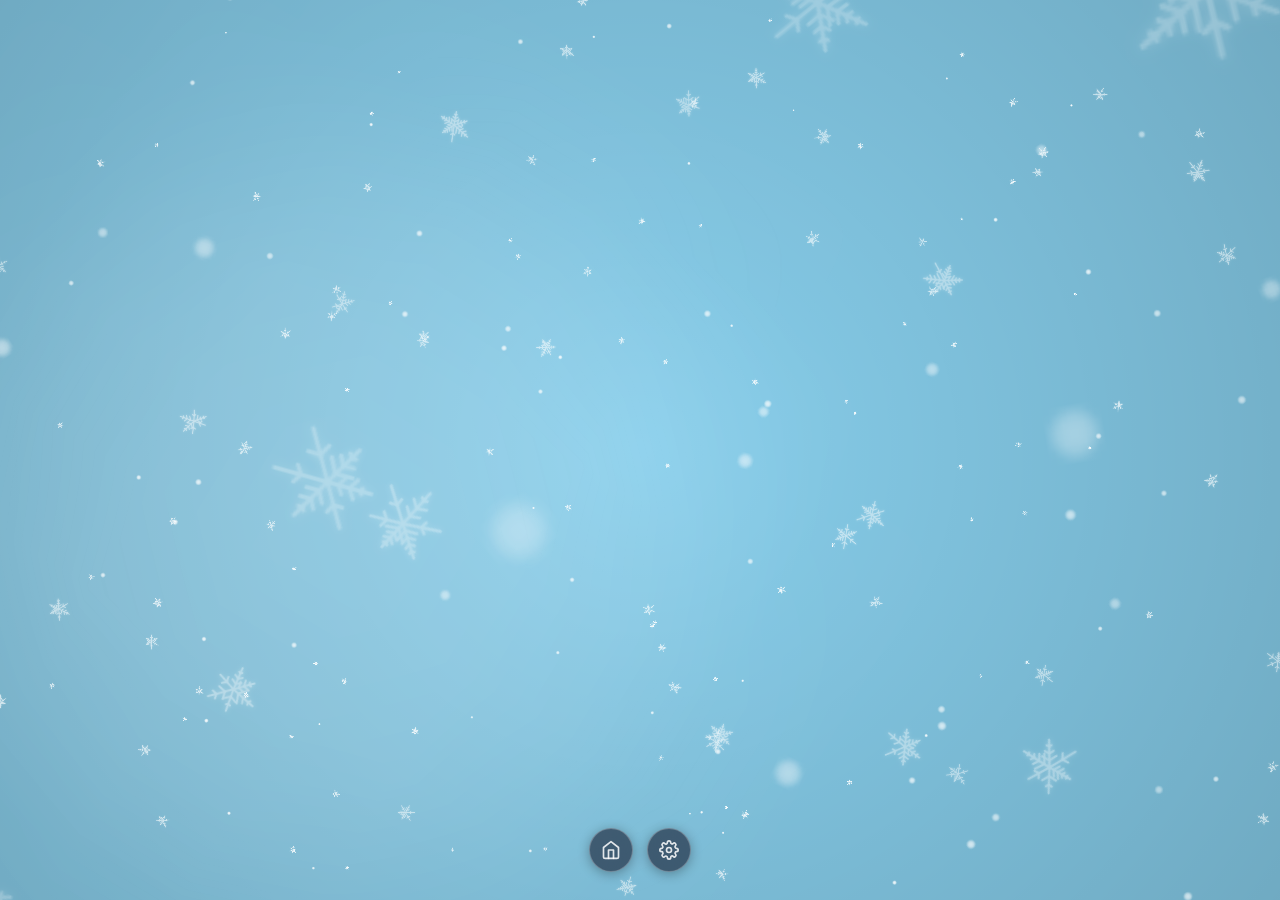
<file: Snow/index.html>
<!DOCTYPE html>
<html lang="zh-CN">

<head>
    <meta charset="UTF-8">
    <meta name="viewport" content="width=device-width, initial-scale=1.0, maximum-scale=1.0, user-scalable=no">
    <title>3D 漫天飞雪</title>
    <link rel="icon" href="/favicon.svg" type="image/svg+xml">
    <style>
        * {
            margin: 0;
            padding: 0;
            box-sizing: border-box;
        }

        body {
            overflow: hidden;
            background-color: #000;
            font-family: 'Microsoft YaHei', sans-serif;
            user-select: none;
            -webkit-user-select: none;
        }

        canvas {
            display: block;
            touch-action: none;
            position: fixed;
            top: 0; left: 0;
        }

        /* ── 底部按钮栏 ── */
        #bottom-bar {
            position: fixed;
            bottom: 28px;
            left: 50%;
            transform: translateX(-50%);
            display: flex;
            gap: 14px;
            z-index: 200;
            align-items: center;
            transition: opacity 0.5s ease, transform 0.5s ease;
        }

        #bottom-bar.hidden {
            opacity: 0;
            transform: translateX(-50%) translateY(16px);
            pointer-events: none;
        }

        /* 统一圆形按钮（返回 & 设置） */
        .icon-btn {
            width: 44px;
            height: 44px;
            border-radius: 50%;
            border: 1px solid rgba(255, 255, 255, 0.25);
            background: rgba(10, 10, 30, 0.55);
            backdrop-filter: blur(12px);
            -webkit-backdrop-filter: blur(12px);
            color: rgba(255, 255, 255, 0.85);
            display: flex;
            align-items: center;
            justify-content: center;
            cursor: pointer;
            transition: all 0.3s ease;
            text-decoration: none;
            flex-shrink: 0;
            box-shadow: 0 2px 12px rgba(0, 0, 0, 0.3);
        }

        .icon-btn:hover,
        .icon-btn:active {
            background: rgba(30, 30, 60, 0.75);
            border-color: rgba(255, 255, 255, 0.5);
            transform: translateY(-3px);
            box-shadow: 0 6px 20px rgba(0, 0, 0, 0.4);
        }

        .icon-btn svg {
            width: 20px;
            height: 20px;
            stroke: currentColor;
            fill: none;
            stroke-width: 2;
            stroke-linecap: round;
            stroke-linejoin: round;
        }

        /* ── 设置面板 ── */
        #ui-panel {
            position: fixed;
            bottom: 90px;
            left: 50%;
            transform: translateX(-50%) scale(1);
            transform-origin: bottom center;
            width: 300px;
            max-width: calc(100vw - 32px);
            background: rgba(10, 10, 30, 0.82);
            backdrop-filter: blur(20px);
            -webkit-backdrop-filter: blur(20px);
            color: rgba(255, 255, 255, 0.9);
            padding: 18px 20px 16px;
            border-radius: 16px;
            border: 1px solid rgba(255, 255, 255, 0.12);
            box-shadow: 0 8px 40px rgba(0, 0, 0, 0.5);
            transition: opacity 0.25s ease, transform 0.25s ease;
            z-index: 150;
        }

        #ui-panel.collapsed {
            opacity: 0;
            transform: translateX(-50%) scale(0.92) translateY(12px);
            pointer-events: none;
        }

        #ui-panel h1 {
            margin: 0 0 14px 0;
            font-size: 14px;
            color: rgba(180, 200, 255, 0.9);
            text-align: center;
            border-bottom: 1px solid rgba(255, 255, 255, 0.1);
            padding-bottom: 10px;
            letter-spacing: 0.05em;
        }

        .control-group {
            margin-bottom: 10px;
        }

        label {
            display: flex;
            justify-content: space-between;
            margin-bottom: 5px;
            font-size: 12px;
            color: rgba(255, 255, 255, 0.6);
        }

        input[type="range"] {
            width: 100%;
            cursor: pointer;
            accent-color: #7b9cff;
        }

        input[type="color"] {
            width: 100%;
            height: 28px;
            border: none;
            border-radius: 6px;
            cursor: pointer;
            background: none;
        }

        input[type="checkbox"] {
            cursor: pointer;
            accent-color: #7b9cff;
        }

        hr.panel-divider {
            border: 0;
            border-top: 1px solid rgba(255, 255, 255, 0.1);
            margin: 10px 0;
        }

        .instructions {
            font-size: 11px;
            color: rgba(255, 255, 255, 0.35);
            margin-top: 10px;
            border-top: 1px solid rgba(255, 255, 255, 0.08);
            padding-top: 8px;
        }

        .instructions ul {
            padding-left: 16px;
            margin: 0;
        }

        .instructions li {
            margin-bottom: 3px;
        }
    </style>
</head>

<body>
    <canvas id="snowCanvas"></canvas>

    <!-- 设置面板（默认收起） -->
    <div id="ui-panel" class="collapsed">
        <h1>❄️ 3D 雪景控制台</h1>

        <div class="control-group">
            <label>背景颜色</label>
            <input type="color" id="bgColor" value="#87CEEB">
        </div>
        <div class="control-group">
            <label>背景深浅</label>
            <input type="range" id="bgDarkness" min="0" max="1" step="0.05" value="0.2">
        </div>

        <hr class="panel-divider">

        <div class="control-group">
            <label>雪花密度 <span id="val-density">600</span></label>
            <input type="range" id="density" min="100" max="4000" step="50" value="600">
        </div>
        <div class="control-group">
            <label>下落速度 <span id="val-speed">1.0</span></label>
            <input type="range" id="speed" min="0.1" max="10" step="0.1" value="1">
        </div>
        <div class="control-group">
            <label>雪花大小 <span id="val-size">1.0</span></label>
            <input type="range" id="size" min="0.1" max="5" step="0.1" value="1">
        </div>
        <div class="control-group">
            <label>风力 <span id="val-wind">0.5</span></label>
            <input type="range" id="wind" min="-10" max="10" step="0.1" value="0.5">
        </div>
        <div class="control-group">
            <label style="align-items: center;">
                <span>风向随机性</span>
                <input type="checkbox" id="windChaos" style="width: auto; margin: 0;">
            </label>
        </div>

        <div class="instructions">
            <ul>
                <li>🖱️ 任意拖拽旋转视角</li>
                <li>📱 全屏触摸自由旋转</li>
                <li>❄️ 晶体 + 颗粒混合雪花</li>
            </ul>
        </div>
    </div>

    <!-- 底部按钮栏 -->
    <div id="bottom-bar">
        <!-- 返回主页 -->
        <a href="../index.html" class="icon-btn" title="返回主页">
            <svg viewBox="0 0 24 24">
                <path d="M3 9l9-7 9 7v11a2 2 0 0 1-2 2H5a2 2 0 0 1-2-2z" />
                <polyline points="9 22 9 12 15 12 15 22" />
            </svg>
        </a>
        <!-- 设置 -->
        <button id="toggle-btn" class="icon-btn" title="设置">
            <svg viewBox="0 0 24 24">
                <circle cx="12" cy="12" r="3" />
                <path d="M19.4 15a1.65 1.65 0 0 0 .33 1.82l.06.06a2 2 0 0 1-2.83 2.83l-.06-.06a1.65 1.65 0 0 0-1.82-.33 1.65 1.65 0 0 0-1 1.51V21a2 2 0 0 1-4 0v-.09A1.65 1.65 0 0 0 9 19.4a1.65 1.65 0 0 0-1.82.33l-.06.06a2 2 0 0 1-2.83-2.83l.06-.06A1.65 1.65 0 0 0 4.68 15a1.65 1.65 0 0 0-1.51-1H3a2 2 0 0 1 0-4h.09A1.65 1.65 0 0 0 4.6 9a1.65 1.65 0 0 0-.33-1.82l-.06-.06a2 2 0 0 1 2.83-2.83l.06.06A1.65 1.65 0 0 0 9 4.68a1.65 1.65 0 0 0 1-1.51V3a2 2 0 0 1 4 0v.09a1.65 1.65 0 0 0 1 1.51 1.65 1.65 0 0 0 1.82-.33l.06-.06a2 2 0 0 1 2.83 2.83l-.06.06A1.65 1.65 0 0 0 19.4 9a1.65 1.65 0 0 0 1.51 1H21a2 2 0 0 1 0 4h-.09a1.65 1.65 0 0 0-1.51 1z" />
            </svg>
        </button>
    </div>

    <script>
        const canvas = document.getElementById('snowCanvas');
        const ctx = canvas.getContext('2d');
        const isMobile = /Android|webOS|iPhone|iPad|iPod/i.test(navigator.userAgent);

        const CONFIG = {
            particleCount: isMobile ? 300 : 600,
            baseSpeed: 1,
            baseSize: 1,
            baseWind: 0.5,
            windChaos: false,
            fov: 800,
            bgColor: '#87CEEB',
            bgDarkness: 0.2
        };

        let width, height, particles = [], textures = [];
        let angleX = 0, angleY = 0, isDragging = false, lastX = 0, lastY = 0;

        // ── 设置面板开关 ──
        const panel = document.getElementById('ui-panel');
        const toggleBtn = document.getElementById('toggle-btn');
        const bottomBar = document.getElementById('bottom-bar');

        // 自动隐藏底部按钮栏
        let hideTimer = null;
        function showBar() {
            bottomBar.classList.remove('hidden');
            clearTimeout(hideTimer);
            hideTimer = setTimeout(() => {
                // 面板展开时不隐藏
                if (panel.classList.contains('collapsed')) {
                    bottomBar.classList.add('hidden');
                }
            }, 3000);
        }
        // 初始显示 3 秒后隐藏
        showBar();

        // 鼠标移动 / 触摸 → 显示按钮栏
        document.addEventListener('mousemove', showBar);
        document.addEventListener('touchstart', showBar, { passive: true });

        toggleBtn.addEventListener('click', (e) => {
            e.stopPropagation();
            panel.classList.toggle('collapsed');
            // 面板展开时保持按钮栏可见
            if (!panel.classList.contains('collapsed')) {
                clearTimeout(hideTimer);
                bottomBar.classList.remove('hidden');
            } else {
                showBar();
            }
        });

        // 点击面板外任意区域收起面板（移动端友好）
        document.addEventListener('click', (e) => {
            if (!panel.classList.contains('collapsed') &&
                !panel.contains(e.target) &&
                e.target !== toggleBtn) {
                panel.classList.add('collapsed');
            }
        });

        // 面板内点击不冒泡
        panel.addEventListener('click', (e) => e.stopPropagation());

        // ── 雪花纹理生成 ──
        function createSnowflakeTexture() {
            const size = 64, c = document.createElement('canvas');
            c.width = c.height = size;
            const tCtx = c.getContext('2d'), center = size / 2;
            tCtx.strokeStyle = 'rgba(255, 255, 255, 0.95)';
            tCtx.lineWidth = 2;
            tCtx.lineCap = 'round';
            tCtx.shadowBlur = 4;
            tCtx.shadowColor = 'rgba(255, 255, 255, 0.6)';
            tCtx.translate(center, center);

            const branches = 6, radius = size / 2 - 4, irregularity = Math.random();
            for (let i = 0; i < branches; i++) {
                tCtx.save();
                tCtx.rotate((Math.PI * 2 / branches) * i + (Math.random() - 0.5) * irregularity * 0.5);
                const branchLen = radius * (0.7 + Math.random() * 0.3);
                tCtx.beginPath();
                tCtx.moveTo(0, 0);
                tCtx.lineTo(0, -branchLen);
                tCtx.stroke();
                const subBranches = Math.floor(Math.random() * 4) + 1;
                for (let j = 0; j < subBranches; j++) {
                    const dist = (j + 1) / (subBranches + 1) * branchLen;
                    const subLen = (branchLen - dist) * 0.6 * (0.5 + Math.random() * 0.5);
                    tCtx.beginPath(); tCtx.moveTo(0, -dist); tCtx.lineTo(-subLen * 0.8, -dist - subLen * 0.5); tCtx.stroke();
                    tCtx.beginPath(); tCtx.moveTo(0, -dist); tCtx.lineTo(subLen * 0.8, -dist - subLen * 0.5); tCtx.stroke();
                }
                tCtx.restore();
            }
            return c;
        }

        function createParticleTexture() {
            const size = 16, c = document.createElement('canvas');
            c.width = c.height = size;
            const tCtx = c.getContext('2d'), center = size / 2, radius = Math.random() * 3 + 2;
            const gradient = tCtx.createRadialGradient(center, center, 0, center, center, radius);
            gradient.addColorStop(0, 'rgba(255, 255, 255, 1)');
            gradient.addColorStop(0.5, 'rgba(255, 255, 255, 0.8)');
            gradient.addColorStop(1, 'rgba(255, 255, 255, 0)');
            tCtx.fillStyle = gradient;
            tCtx.beginPath(); tCtx.arc(center, center, radius, 0, Math.PI * 2); tCtx.fill();
            return c;
        }

        function generateTextures() {
            textures = [];
            for (let i = 0; i < 12; i++) textures.push(createSnowflakeTexture());
            for (let i = 0; i < 8; i++) textures.push(createParticleTexture());
        }

        function resize() {
            width = window.innerWidth;
            height = window.innerHeight;
            canvas.width = width;
            canvas.height = height;
        }
        window.addEventListener('resize', resize);
        resize();
        generateTextures();

        class Particle {
            constructor() { this.reset(true); }
            reset(initial = false) {
                const range = 2000;
                this.x = (Math.random() - 0.5) * range;
                this.y = initial ? (Math.random() - 0.5) * range : -range / 2 - 100;
                this.z = (Math.random() - 0.5) * range;
                this.texture = textures[Math.floor(Math.random() * textures.length)];
                this.scale = Math.random() * 0.5 + 0.5;
                this.fallSpeed = Math.random() * 2 + 1;
                this.rotation = Math.random() * Math.PI * 2;
                this.rotationSpeed = (Math.random() - 0.5) * 0.05;
            }
            update() {
                this.y += this.fallSpeed * CONFIG.baseSpeed;
                let windForce = CONFIG.baseWind;
                if (CONFIG.windChaos) windForce += (Math.random() - 0.5) * 2;
                this.x += windForce;
                this.rotation += this.rotationSpeed;
                const range = 1000;
                if (this.y > range) this.y = -range;
                if (this.x > range) this.x = -range;
                if (this.x < -range) this.x = range;
                if (this.z > range) this.z = -range;
                if (this.z < -range) this.z = range;
            }
            draw() {
                let x1 = this.x * Math.cos(angleY) - this.z * Math.sin(angleY);
                let z1 = this.z * Math.cos(angleY) + this.x * Math.sin(angleY);
                let y1 = this.y * Math.cos(angleX) - z1 * Math.sin(angleX);
                let z2 = z1 * Math.cos(angleX) + this.y * Math.sin(angleX);
                let scale = CONFIG.fov / (CONFIG.fov + z2);
                if (scale < 0 || z2 < -CONFIG.fov + 50) return;
                let x2d = x1 * scale + width / 2;
                let y2d = y1 * scale + height / 2;
                let size = 40 * this.scale * scale * CONFIG.baseSize;
                ctx.save();
                ctx.translate(x2d, y2d);
                ctx.scale(scale, scale);
                ctx.rotate(this.rotation);
                ctx.globalAlpha = Math.min(1, (z2 + 1000) / 2000);
                ctx.drawImage(this.texture, -size / 2, -size / 2, size, size);
                ctx.restore();
            }
        }

        function init() {
            particles = [];
            for (let i = 0; i < CONFIG.particleCount; i++) particles.push(new Particle());
        }
        init();

        // ── 鼠标拖拽旋转（绑定在 document，全屏有效）──
        document.addEventListener('mousedown', (e) => {
            // 点击到按钮/面板时不触发旋转
            if (e.target.closest('#bottom-bar') || e.target.closest('#ui-panel')) return;
            isDragging = true;
            lastX = e.clientX;
            lastY = e.clientY;
        });
        document.addEventListener('mousemove', (e) => {
            if (!isDragging) return;
            angleY += (e.clientX - lastX) * 0.005;
            angleX += (e.clientY - lastY) * 0.005;
            angleX = Math.max(-Math.PI / 2, Math.min(Math.PI / 2, angleX));
            lastX = e.clientX;
            lastY = e.clientY;
        });
        document.addEventListener('mouseup', () => { isDragging = false; });

        // ── 触摸旋转（全屏有效，绑在 document）──
        document.addEventListener('touchstart', (e) => {
            if (e.target.closest('#bottom-bar') || e.target.closest('#ui-panel')) return;
            const touch = e.touches[0];
            isDragging = true;
            lastX = touch.clientX;
            lastY = touch.clientY;
        }, { passive: true });

        document.addEventListener('touchmove', (e) => {
            if (!isDragging) return;
            e.preventDefault();
            const touch = e.touches[0];
            angleY += (touch.clientX - lastX) * 0.008;
            angleX += (touch.clientY - lastY) * 0.008;
            angleX = Math.max(-Math.PI / 2, Math.min(Math.PI / 2, angleX));
            lastX = touch.clientX;
            lastY = touch.clientY;
        }, { passive: false });

        document.addEventListener('touchend', () => { isDragging = false; });

        // ── 控制面板绑定 ──
        function updateConfig(id, key, isFloat = true) {
            const el = document.getElementById(id);
            const valSpan = document.getElementById('val-' + id);
            el.addEventListener('input', (e) => {
                const val = isFloat ? parseFloat(e.target.value) : e.target.value;
                CONFIG[key] = val;
                if (valSpan) valSpan.textContent = isFloat ? val.toFixed(1) : val;
            });
        }

        updateConfig('speed', 'baseSpeed');
        updateConfig('size', 'baseSize');
        updateConfig('wind', 'baseWind');
        updateConfig('bgColor', 'bgColor', false);
        updateConfig('bgDarkness', 'bgDarkness');

        document.getElementById('density').addEventListener('input', (e) => {
            CONFIG.particleCount = parseInt(e.target.value);
            document.getElementById('val-density').textContent = CONFIG.particleCount;
            init();
        });

        document.getElementById('windChaos').addEventListener('change', (e) => {
            CONFIG.windChaos = e.target.checked;
        });

        // ── 渲染循环 ──
        function animate() {
            requestAnimationFrame(animate);
            ctx.fillStyle = CONFIG.bgColor;
            ctx.fillRect(0, 0, width, height);
            const darkGrad = ctx.createRadialGradient(width / 2, height / 2, 0, width / 2, height / 2, height);
            darkGrad.addColorStop(0, 'rgba(0,0,0,0)');
            darkGrad.addColorStop(1, `rgba(0,0,0,${CONFIG.bgDarkness})`);
            ctx.fillStyle = darkGrad;
            ctx.fillRect(0, 0, width, height);
            for (let p of particles) { p.update(); p.draw(); }
        }
        animate();
    </script>
</body>

</html>
</file>
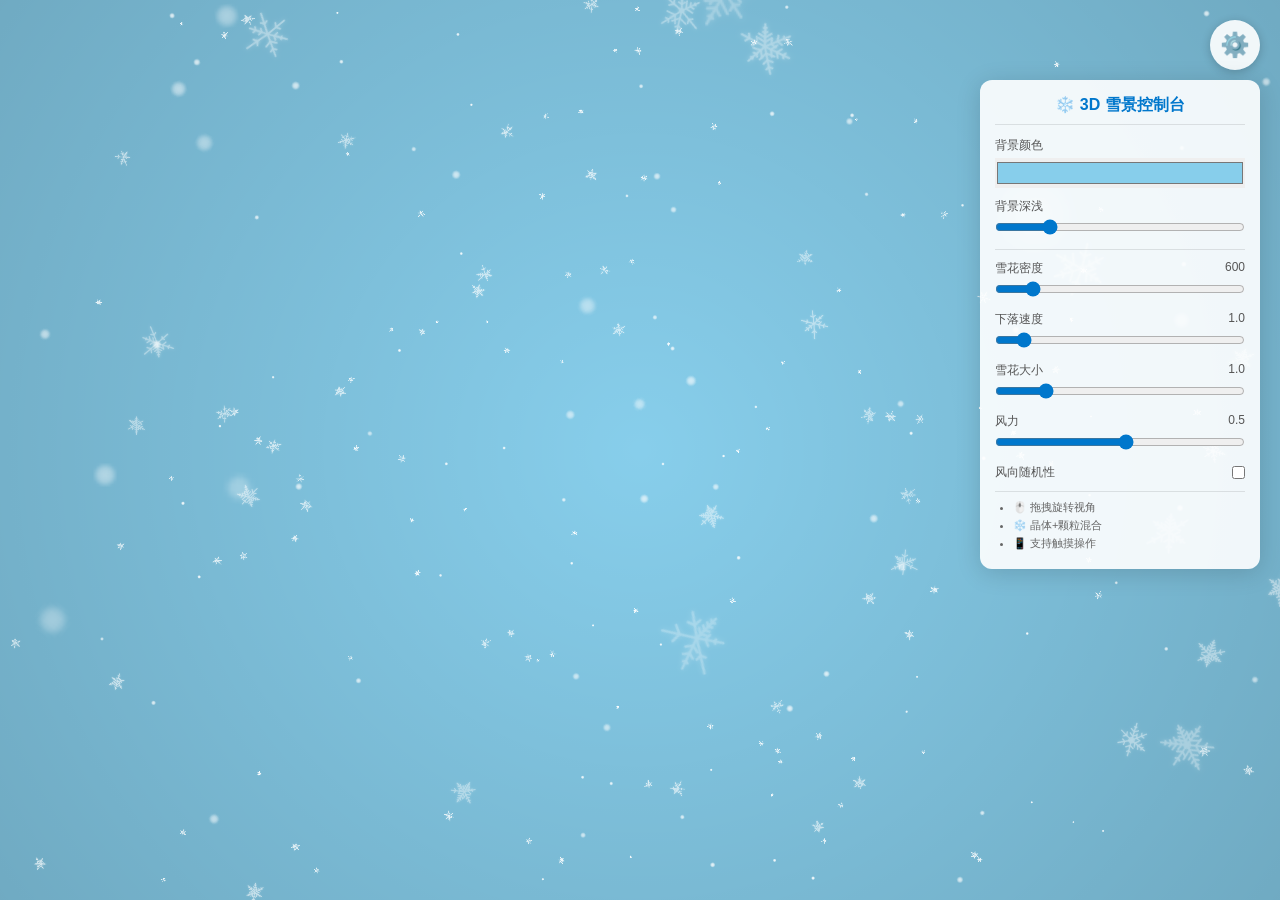
<file: 子页面/snow/index.html>
<!DOCTYPE html>
<html lang="zh-CN">

<head>
    <meta charset="UTF-8">
    <meta name="viewport" content="width=device-width, initial-scale=1.0, maximum-scale=1.0, user-scalable=no">
    <title>3D 漫天飞雪</title>
    <style>
        * {
            margin: 0;
            padding: 0;
            box-sizing: border-box;
        }

        body {
            overflow: hidden;
            background-color: #000;
            font-family: 'Microsoft YaHei', sans-serif;
            user-select: none;
            -webkit-user-select: none;
            touch-action: pan-y;
        }

        canvas {
            display: block;
            touch-action: none;
        }

        #ui-container {
            position: absolute;
            top: 20px;
            right: 20px;
            display: flex;
            flex-direction: column;
            align-items: flex-end;
            z-index: 100;
        }

        #toggle-btn {
            background: rgba(255, 255, 255, 0.9);
            border: none;
            border-radius: 50%;
            width: 50px;
            height: 50px;
            font-size: 24px;
            cursor: pointer;
            box-shadow: 0 2px 10px rgba(0, 0, 0, 0.2);
            margin-bottom: 10px;
            display: flex;
            align-items: center;
            justify-content: center;
            transition: transform 0.3s;
        }

        #toggle-btn:active {
            transform: scale(0.95);
        }

        #ui-panel {
            width: 280px;
            max-width: calc(100vw - 40px);
            background: rgba(255, 255, 255, 0.9);
            color: #333;
            padding: 15px;
            border-radius: 12px;
            box-shadow: 0 4px 25px rgba(0, 0, 0, 0.15);
            transition: opacity 0.3s, transform 0.3s;
            transform-origin: top right;
        }

        #ui-panel.collapsed {
            opacity: 0;
            transform: scale(0.9) translateY(-20px);
            pointer-events: none;
        }

        h1 {
            margin: 0 0 12px 0;
            font-size: 16px;
            color: #0077cc;
            text-align: center;
            border-bottom: 1px solid rgba(0, 0, 0, 0.1);
            padding-bottom: 8px;
        }

        .control-group {
            margin-bottom: 10px;
        }

        label {
            display: flex;
            justify-content: space-between;
            margin-bottom: 4px;
            font-size: 12px;
            color: #555;
        }

        input[type="range"] {
            width: 100%;
            cursor: pointer;
            accent-color: #0077cc;
        }

        input[type="color"] {
            width: 100%;
            height: 30px;
            border: none;
            cursor: pointer;
        }

        input[type="checkbox"] {
            cursor: pointer;
            accent-color: #0077cc;
        }

        .instructions {
            font-size: 11px;
            color: #666;
            margin-top: 10px;
            border-top: 1px solid rgba(0, 0, 0, 0.1);
            padding-top: 8px;
        }

        ul {
            padding-left: 18px;
            margin: 0;
        }

        li {
            margin-bottom: 3px;
        }
    </style>
</head>

<body>
    <canvas id="snowCanvas"></canvas>

    <div id="ui-container">
        <button id="toggle-btn">⚙️</button>
        <div id="ui-panel">
            <h1>❄️ 3D 雪景控制台</h1>

            <div class="control-group">
                <label>背景颜色</label>
                <input type="color" id="bgColor" value="#87CEEB">
            </div>
            <div class="control-group">
                <label>背景深浅</label>
                <input type="range" id="bgDarkness" min="0" max="1" step="0.05" value="0.2">
            </div>

            <hr style="border: 0; border-top: 1px solid rgba(0,0,0,0.1); margin: 10px 0;">

            <div class="control-group">
                <label>雪花密度 <span id="val-density">600</span></label>
                <input type="range" id="density" min="100" max="4000" step="50" value="600">
            </div>
            <div class="control-group">
                <label>下落速度 <span id="val-speed">1.0</span></label>
                <input type="range" id="speed" min="0.1" max="10" step="0.1" value="1">
            </div>
            <div class="control-group">
                <label>雪花大小 <span id="val-size">1.0</span></label>
                <input type="range" id="size" min="0.1" max="5" step="0.1" value="1">
            </div>
            <div class="control-group">
                <label>风力 <span id="val-wind">0.5</span></label>
                <input type="range" id="wind" min="-10" max="10" step="0.1" value="0.5">
            </div>
            <div class="control-group">
                <label style="align-items: center;">
                    <span>风向随机性</span>
                    <input type="checkbox" id="windChaos" style="width: auto; margin: 0;">
                </label>
            </div>

            <div class="instructions">
                <ul>
                    <li>🖱️ 拖拽旋转视角</li>
                    <li>❄️ 晶体+颗粒混合</li>
                    <li>📱 支持触摸操作</li>
                </ul>
            </div>
        </div>
    </div>

    <script>
        const canvas = document.getElementById('snowCanvas');
        const ctx = canvas.getContext('2d');
        const isMobile = /Android|webOS|iPhone|iPad|iPod/i.test(navigator.userAgent);

        const CONFIG = {
            particleCount: isMobile ? 300 : 600,
            baseSpeed: 1,
            baseSize: 1,
            baseWind: 0.5,
            windChaos: false,
            fov: 800,
            bgColor: '#87CEEB',
            bgDarkness: 0.2
        };

        let width, height, particles = [], textures = [];
        let angleX = 0, angleY = 0, isDragging = false, lastX = 0, lastY = 0;

        document.getElementById('toggle-btn').addEventListener('click', () => {
            document.getElementById('ui-panel').classList.toggle('collapsed');
        });

        function createSnowflakeTexture() {
            const size = 64, c = document.createElement('canvas');
            c.width = c.height = size;
            const tCtx = c.getContext('2d'), center = size / 2;
            tCtx.strokeStyle = 'rgba(255, 255, 255, 0.95)';
            tCtx.lineWidth = 2;
            tCtx.lineCap = 'round';
            tCtx.shadowBlur = 4;
            tCtx.shadowColor = 'rgba(255, 255, 255, 0.6)';
            tCtx.translate(center, center);

            const branches = 6, radius = size / 2 - 4, irregularity = Math.random();
            for (let i = 0; i < branches; i++) {
                tCtx.save();
                tCtx.rotate((Math.PI * 2 / branches) * i + (Math.random() - 0.5) * irregularity * 0.5);
                const branchLen = radius * (0.7 + Math.random() * 0.3);
                tCtx.beginPath();
                tCtx.moveTo(0, 0);
                tCtx.lineTo(0, -branchLen);
                tCtx.stroke();

                const subBranches = Math.floor(Math.random() * 4) + 1;
                for (let j = 0; j < subBranches; j++) {
                    const dist = (j + 1) / (subBranches + 1) * branchLen;
                    const subLen = (branchLen - dist) * 0.6 * (0.5 + Math.random() * 0.5);
                    tCtx.beginPath();
                    tCtx.moveTo(0, -dist);
                    tCtx.lineTo(-subLen * 0.8, -dist - subLen * 0.5);
                    tCtx.stroke();
                    tCtx.beginPath();
                    tCtx.moveTo(0, -dist);
                    tCtx.lineTo(subLen * 0.8, -dist - subLen * 0.5);
                    tCtx.stroke();
                }
                if (Math.random() > 0.7) {
                    tCtx.beginPath();
                    tCtx.arc(0, -branchLen * 0.5, branchLen * 0.1, 0, Math.PI * 2);
                    tCtx.fillStyle = 'rgba(255,255,255,0.3)';
                    tCtx.fill();
                }
                tCtx.restore();
            }
            if (Math.random() > 0.5) {
                tCtx.beginPath();
                tCtx.arc(0, 0, radius * 0.2 * Math.random(), 0, Math.PI * 2);
                tCtx.fillStyle = 'rgba(255,255,255,0.8)';
                tCtx.fill();
            }
            return c;
        }

        function createParticleTexture() {
            const size = 16, c = document.createElement('canvas');
            c.width = c.height = size;
            const tCtx = c.getContext('2d'), center = size / 2, radius = Math.random() * 3 + 2;
            const gradient = tCtx.createRadialGradient(center, center, 0, center, center, radius);
            gradient.addColorStop(0, 'rgba(255, 255, 255, 1)');
            gradient.addColorStop(0.5, 'rgba(255, 255, 255, 0.8)');
            gradient.addColorStop(1, 'rgba(255, 255, 255, 0)');
            tCtx.fillStyle = gradient;
            tCtx.beginPath();
            tCtx.arc(center, center, radius, 0, Math.PI * 2);
            tCtx.fill();
            return c;
        }

        function generateTextures() {
            textures = [];
            for (let i = 0; i < 12; i++) textures.push(createSnowflakeTexture());
            for (let i = 0; i < 8; i++) textures.push(createParticleTexture());
        }

        function resize() {
            width = window.innerWidth;
            height = window.innerHeight;
            canvas.width = width;
            canvas.height = height;
        }
        window.addEventListener('resize', resize);
        resize();
        generateTextures();

        class Particle {
            constructor() { this.reset(true); }
            reset(initial = false) {
                const range = 2000;
                this.x = (Math.random() - 0.5) * range;
                this.y = initial ? (Math.random() - 0.5) * range : -range / 2 - 100;
                this.z = (Math.random() - 0.5) * range;
                this.texture = textures[Math.floor(Math.random() * textures.length)];
                this.scale = Math.random() * 0.5 + 0.5;
                this.fallSpeed = Math.random() * 2 + 1;
                this.rotation = Math.random() * Math.PI * 2;
                this.rotationSpeed = (Math.random() - 0.5) * 0.05;
            }
            update() {
                this.y += this.fallSpeed * CONFIG.baseSpeed;
                let windForce = CONFIG.baseWind;
                if (CONFIG.windChaos) windForce += (Math.random() - 0.5) * 2;
                this.x += windForce;
                this.rotation += this.rotationSpeed;
                const range = 1000;
                if (this.y > range) this.y = -range;
                if (this.x > range) this.x = -range;
                if (this.x < -range) this.x = range;
                if (this.z > range) this.z = -range;
                if (this.z < -range) this.z = range;
            }
            draw() {
                let x1 = this.x * Math.cos(angleY) - this.z * Math.sin(angleY);
                let z1 = this.z * Math.cos(angleY) + this.x * Math.sin(angleY);
                let y1 = this.y * Math.cos(angleX) - z1 * Math.sin(angleX);
                let z2 = z1 * Math.cos(angleX) + this.y * Math.sin(angleX);
                let scale = CONFIG.fov / (CONFIG.fov + z2);
                if (scale < 0 || z2 < -CONFIG.fov + 50) return;
                let x2d = x1 * scale + width / 2;
                let y2d = y1 * scale + height / 2;
                let size = 40 * this.scale * scale * CONFIG.baseSize;
                ctx.save();
                ctx.translate(x2d, y2d);
                ctx.scale(scale, scale);
                ctx.rotate(this.rotation);
                ctx.globalAlpha = Math.min(1, (z2 + 1000) / 2000);
                ctx.drawImage(this.texture, -size / 2, -size / 2, size, size);
                ctx.restore();
            }
        }

        function init() {
            particles = [];
            for (let i = 0; i < CONFIG.particleCount; i++) particles.push(new Particle());
        }
        init();

        // Mouse events
        canvas.addEventListener('mousedown', (e) => {
            isDragging = true;
            lastX = e.clientX;
            lastY = e.clientY;
        });
        canvas.addEventListener('mousemove', (e) => {
            if (!isDragging) return;
            angleY += (e.clientX - lastX) * 0.005;
            angleX += (e.clientY - lastY) * 0.005;
            angleX = Math.max(-Math.PI / 2, Math.min(Math.PI / 2, angleX));
            lastX = e.clientX;
            lastY = e.clientY;
        });
        canvas.addEventListener('mouseup', () => { isDragging = false; });

        // Touch events
        canvas.addEventListener('touchstart', (e) => {
            e.preventDefault();
            const touch = e.touches[0];
            isDragging = true;
            lastX = touch.clientX;
            lastY = touch.clientY;
        }, { passive: false });

        canvas.addEventListener('touchmove', (e) => {
            if (!isDragging) return;
            e.preventDefault();
            const touch = e.touches[0];
            angleY += (touch.clientX - lastX) * 0.005;
            angleX += (touch.clientY - lastY) * 0.005;
            angleX = Math.max(-Math.PI / 2, Math.min(Math.PI / 2, angleX));
            lastX = touch.clientX;
            lastY = touch.clientY;
        }, { passive: false });

        canvas.addEventListener('touchend', () => { isDragging = false; });

        function updateConfig(id, key, isFloat = true) {
            const el = document.getElementById(id);
            const valSpan = document.getElementById('val-' + id);
            el.addEventListener('input', (e) => {
                const val = isFloat ? parseFloat(e.target.value) : e.target.value;
                CONFIG[key] = val;
                if (valSpan) valSpan.textContent = val.toFixed(1);
            });
        }

        updateConfig('speed', 'baseSpeed');
        updateConfig('size', 'baseSize');
        updateConfig('wind', 'baseWind');
        updateConfig('bgColor', 'bgColor', false);
        updateConfig('bgDarkness', 'bgDarkness');

        document.getElementById('density').addEventListener('input', (e) => {
            CONFIG.particleCount = parseInt(e.target.value);
            document.getElementById('val-density').textContent = CONFIG.particleCount;
            init();
        });

        document.getElementById('windChaos').addEventListener('change', (e) => {
            CONFIG.windChaos = e.target.checked;
        });

        function animate() {
            requestAnimationFrame(animate);
            ctx.fillStyle = CONFIG.bgColor;
            ctx.fillRect(0, 0, width, height);
            const darkGrad = ctx.createRadialGradient(width / 2, height / 2, 0, width / 2, height / 2, height);
            darkGrad.addColorStop(0, 'rgba(0,0,0,0)');
            darkGrad.addColorStop(1, `rgba(0,0,0,${CONFIG.bgDarkness})`);
            ctx.fillStyle = darkGrad;
            ctx.fillRect(0, 0, width, height);
            for (let p of particles) {
                p.update();
                p.draw();
            }
        }
        animate();
    </script>
</body>

</html>
</file>
